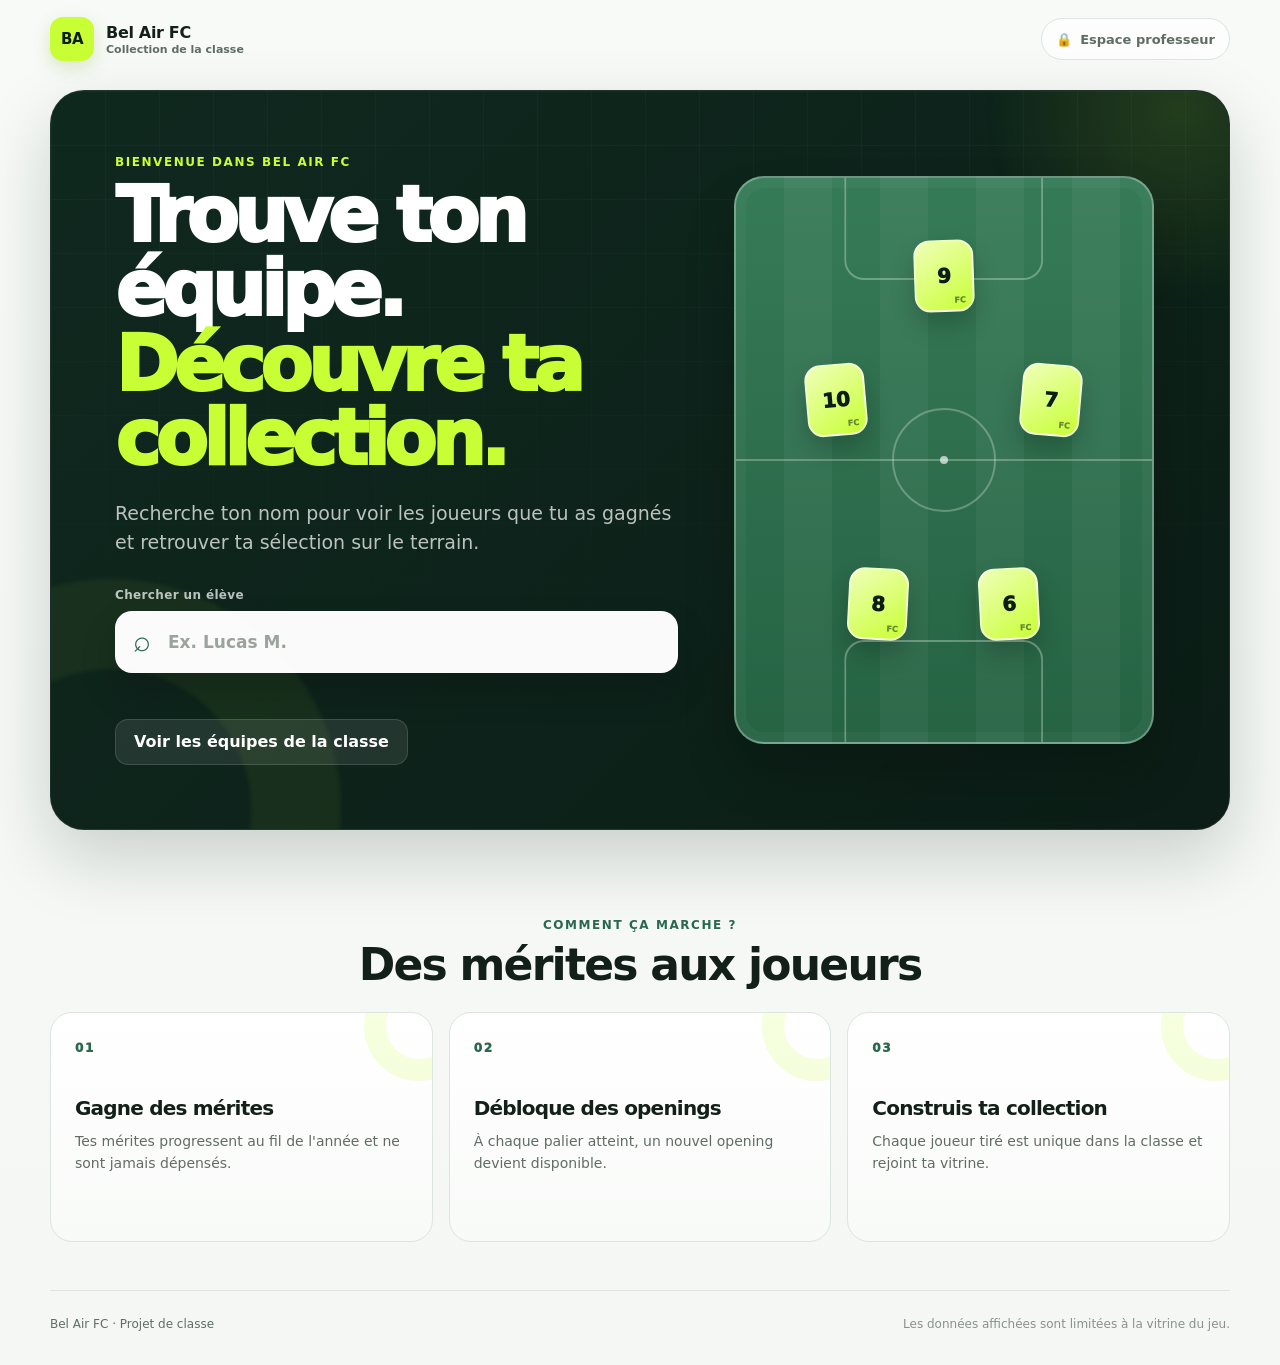
<file: index.html>
<!doctype html>
<html lang="fr">

<head>
  <meta charset="utf-8">

  <meta
    name="viewport"
    content="width=device-width, initial-scale=1"
  >

  <meta
    name="theme-color"
    content="#10241d"
  >

  <title>Bel Air FC — Trouve ton équipe</title>

  <meta
    name="description"
    content="Retrouve ta collection Bel Air FC, découvre ton équipe et consulte les vitrines de la classe."
  >

  <link
    rel="stylesheet"
    href="css/base.css?v=18"
  >

  <link
    rel="stylesheet"
    href="css/home.css?v=18"
  >

  <script
    src="js/config.js?v=18"
    defer
  ></script>

  <script
    src="js/mock-data.js?v=18"
    defer
  ></script>

  <script
    src="js/api.js?v=18"
    defer
  ></script>

  <script
    src="js/home.js?v=18"
    defer
  ></script>
</head>


<body class="page-home">


  <!-- =====================================================
       HEADER
       ===================================================== -->

  <header class="site-header">

    <a
      class="brand"
      href="index.html"
      aria-label="Bel Air FC — Accueil"
    >

      <span
        class="brand-mark"
        aria-hidden="true"
      >
        BA
      </span>


      <span class="brand-text">

        <strong>
          Bel Air FC
        </strong>

        <small>
          Collection de la classe
        </small>

      </span>

    </a>


    <a
      class="teacher-link"
      href="prof.html"
    >

      <span aria-hidden="true">
        🔒
      </span>

      Espace professeur

    </a>

  </header>


  <!-- =====================================================
       CONTENU
       ===================================================== -->

  <main>


    <!-- ===================================================
         HERO
         =================================================== -->

    <section
      class="hero"
      aria-labelledby="hero-title"
    >

      <div
        class="hero-decoration hero-decoration-left"
        aria-hidden="true"
      ></div>

      <div
        class="hero-decoration hero-decoration-right"
        aria-hidden="true"
      ></div>


      <div class="hero-content">


        <p class="eyebrow">
          Bienvenue dans Bel Air FC
        </p>


        <h1 id="hero-title">

          Trouve ton équipe.

          <span>
            Découvre ta collection.
          </span>

        </h1>


        <p class="hero-intro">
          Recherche ton nom pour voir les joueurs que tu as gagnés
          et retrouver ta sélection sur le terrain.
        </p>


        <!-- ===============================================
             RECHERCHE ÉLÈVE
             =============================================== -->

        <div
          class="student-search"
          id="student-search"
        >

          <label
            class="search-label"
            for="student-search-input"
          >
            Chercher un élève
          </label>


          <div class="search-box">

            <span
              class="search-icon"
              aria-hidden="true"
            >
              ⌕
            </span>


            <input
              id="student-search-input"
              class="search-input"
              type="search"
              placeholder="Ex. Lucas M."
              autocomplete="off"
              spellcheck="false"
              aria-controls="student-search-results"
              aria-expanded="false"
            >


            <button
              id="student-search-clear"
              class="search-clear"
              type="button"
              aria-label="Effacer la recherche"
              hidden
            >
              ×
            </button>

          </div>


          <div
            id="student-search-results"
            class="search-results"
            role="listbox"
            aria-label="Résultats de recherche"
            hidden
          ></div>


          <p
            id="student-search-status"
            class="search-status"
            aria-live="polite"
          ></p>

        </div>


        <!-- ===============================================
             ACTION
             =============================================== -->

        <div class="hero-actions">

          <button
            id="show-all-students"
            class="button button-secondary"
            type="button"
          >
            Voir les équipes de la classe
          </button>

        </div>


      </div>


      <!-- ===============================================
           MINI TERRAIN
           =============================================== -->

      <div
        class="mini-pitch"
        aria-hidden="true"
      >

        <div class="mini-pitch-circle"></div>

        <div class="mini-player mini-player-1">
          9
        </div>

        <div class="mini-player mini-player-2">
          10
        </div>

        <div class="mini-player mini-player-3">
          7
        </div>

        <div class="mini-player mini-player-4">
          8
        </div>

        <div class="mini-player mini-player-5">
          6
        </div>

      </div>

    </section>


    <!-- ===================================================
         VITRINES DE LA CLASSE
         =================================================== -->

    <section
      class="class-showcase"
      id="class-showcase"
      aria-labelledby="showcase-title"
      hidden
    >

      <div class="section-heading">

        <div>

          <p class="eyebrow">
            Les équipes
          </p>

          <h2 id="showcase-title">
            Vitrines de la classe
          </h2>

        </div>


        <button
          id="hide-all-students"
          class="text-button"
          type="button"
        >
          Fermer
        </button>

      </div>


      <div
        id="student-grid"
        class="student-grid"
      ></div>

    </section>


    <!-- ===================================================
         COMMENT ÇA MARCHE
         =================================================== -->

    <section
      class="how-it-works"
      aria-labelledby="how-title"
    >

      <div
        class="section-heading section-heading-centered"
      >

        <div>

          <p class="eyebrow">
            Comment ça marche ?
          </p>

          <h2 id="how-title">
            Des mérites aux joueurs
          </h2>

        </div>

      </div>


      <div class="steps-grid">


        <!-- ÉTAPE 1 -->

        <article class="step-card">

          <span class="step-number">
            01
          </span>

          <h3>
            Gagne des mérites
          </h3>

          <p>
            Tes mérites progressent au fil de l'année
            et ne sont jamais dépensés.
          </p>

        </article>


        <!-- ÉTAPE 2 -->

        <article class="step-card">

          <span class="step-number">
            02
          </span>

          <h3>
            Débloque des openings
          </h3>

          <p>
            À chaque palier atteint,
            un nouvel opening devient disponible.
          </p>

        </article>


        <!-- ÉTAPE 3 -->

        <article class="step-card">

          <span class="step-number">
            03
          </span>

          <h3>
            Construis ta collection
          </h3>

          <p>
            Chaque joueur tiré est unique dans la classe
            et rejoint ta vitrine.
          </p>

        </article>


      </div>

    </section>


  </main>


  <!-- =====================================================
       FOOTER
       ===================================================== -->

  <footer class="site-footer">

    <p>
      Bel Air FC · Projet de classe
    </p>

    <p class="footer-note">
      Les données affichées sont limitées à la vitrine du jeu.
    </p>

  </footer>


  <!-- =====================================================
       NOSCRIPT
       ===================================================== -->

  <noscript>

    <div class="noscript-message">
      JavaScript doit être activé pour utiliser Bel Air FC.
    </div>

  </noscript>


</body>

</html>
</file>
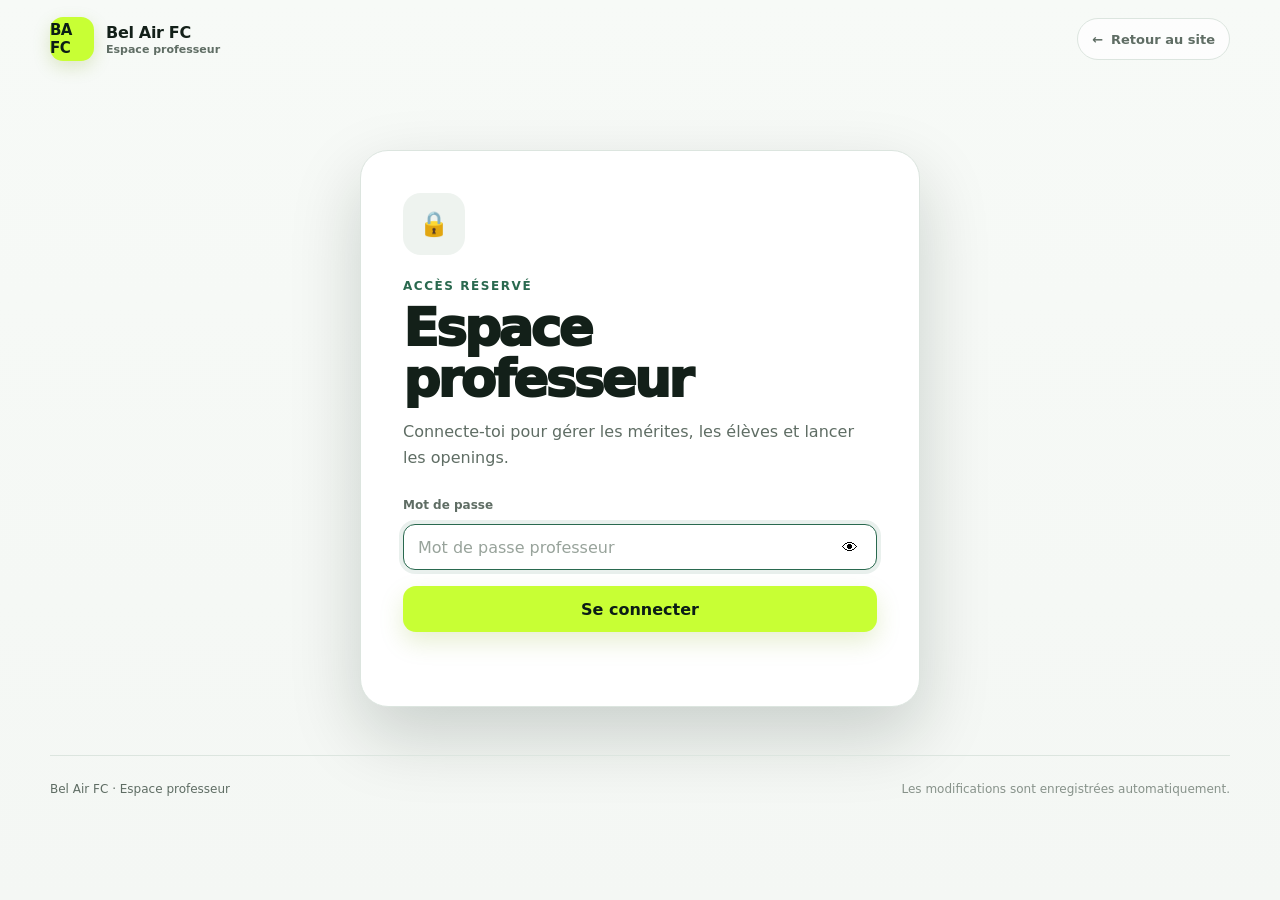
<file: prof.html>
<!doctype html>
<html lang="fr">
<head>
  <meta charset="utf-8">
  <meta name="viewport" content="width=device-width, initial-scale=1">
  <meta name="theme-color" content="#10241d">
  <title>Bel Air FC — Espace professeur</title>
  <meta name="description" content="Espace professeur de Bel Air FC : gestion des mérites, des openings et de la classe.">
  <link rel="stylesheet" href="css/base.css?v=19">
  <link rel="stylesheet" href="css/prof.css?v=19">
  <script src="js/config.js?v=19" defer></script>
  <script src="js/mock-data.js?v=19" defer></script>
  <script src="js/api.js?v=19" defer></script>
  <script src="js/prof.js?v=19" defer></script>
</head>
<body class="page-teacher">
  <header class="site-header">
    <a class="brand" href="index.html" aria-label="Bel Air FC — Accueil">
      <span class="brand-mark" aria-hidden="true">BA FC</span>
      <span class="brand-text"><strong>Bel Air FC</strong><small>Espace professeur</small></span>
    </a>
    <a class="teacher-link" href="index.html"><span aria-hidden="true">←</span> Retour au site</a>
  </header>
  <main>
    <section id="teacher-login-section" class="teacher-login-section">
      <div class="teacher-login-card">
        <div class="teacher-login-icon">🔒</div>
        <p class="eyebrow">Accès réservé</p>
        <h1>Espace professeur</h1>
        <p class="teacher-login-intro">Connecte-toi pour gérer les mérites, les élèves et lancer les openings.</p>
        <form id="teacher-login-form" class="teacher-login-form">
          <label for="teacher-password" class="teacher-form-label">Mot de passe</label>
          <div class="teacher-password-field">
            <input id="teacher-password" class="form-control" type="password" placeholder="Mot de passe professeur" autocomplete="current-password" required>
            <button id="toggle-teacher-password" class="password-toggle" type="button" aria-label="Afficher le mot de passe">👁</button>
          </div>
          <button id="teacher-login-button" class="button button-primary teacher-login-button" type="submit">Se connecter</button>
          <p id="teacher-login-error" class="teacher-login-error" aria-live="polite"></p>
        </form>
      </div>
    </section>
    <div id="teacher-dashboard" class="teacher-dashboard" hidden>
      <section class="teacher-dashboard-hero">
        <div>
          <p class="eyebrow">Tableau de bord</p>
          <h1>Gestion de la classe</h1>
          <p class="teacher-dashboard-intro">Mets à jour les mérites et lance les openings disponibles.</p>
        </div>
        <div class="teacher-dashboard-actions">
          <button id="teacher-refresh" class="button button-secondary" type="button">↻ Actualiser</button>
          <button id="teacher-logout" class="button button-secondary" type="button">Déconnexion</button>
        </div>
      </section>
      <section class="teacher-overview">
        <article class="teacher-overview-card">
          <span class="teacher-overview-label">Élèves</span>
          <strong id="teacher-stat-students">0</strong>
        </article>
        <article class="teacher-overview-card">
          <span class="teacher-overview-label">Joueurs attribués</span>
          <strong id="teacher-stat-assigned">0</strong>
        </article>
        <article class="teacher-overview-card">
          <span class="teacher-overview-label">Joueurs disponibles</span>
          <strong id="teacher-stat-available">0</strong>
        </article>
      </section>
      <section class="teacher-panel">
        <div class="section-heading">
          <div>
            <p class="eyebrow">Réglage</p>
            <h2>Mérites par opening</h2>
          </div>
        </div>
        <div class="threshold-setting">
          <div>
            <p class="threshold-setting-intro">Les mérites sont cumulés et ne descendent jamais. Ce nombre définit le palier nécessaire pour gagner un nouvel opening.</p>
          </div>
          <form id="threshold-form" class="threshold-form">
            <label for="teacher-threshold" class="visually-hidden">Mérites par opening</label>
            <input id="teacher-threshold" class="form-control" type="number" min="1" step="1" value="10">
            <button class="button button-primary" type="submit">Enregistrer</button>
          </form>
        </div>
      </section>
      <section class="teacher-panel">
        <div class="section-heading teacher-student-heading">
          <div>
            <p class="eyebrow">La classe</p>
            <h2>Élèves et mérites</h2>
          </div>
          <div class="teacher-student-tools">
            <label class="teacher-search" for="teacher-student-search">
              <span aria-hidden="true">⌕</span>
              <input id="teacher-student-search" type="search" placeholder="Chercher un élève..." autocomplete="off">
            </label>
            <button id="open-add-student" class="button button-secondary" type="button">+ Ajouter un élève</button>
          </div>
        </div>
        <div id="teacher-students-loading" class="loading" hidden>Chargement des élèves</div>
        <div id="teacher-students-empty" class="empty-state" hidden>Aucun élève à afficher.</div>
        <div id="teacher-students-list" class="teacher-students-list"></div>
      </section>
      <section class="teacher-panel teacher-info-panel">
        <div>
          <p class="eyebrow">Rappel</p>
          <h2>Fonctionnement des openings</h2>
        </div>
        <div class="teacher-info-grid">
          <article>
            <span>01</span>
            <strong>Saisis les mérites</strong>
            <p>Tu entres directement le total actuel de l'élève.</p>
          </article>
          <article>
            <span>02</span>
            <strong>Le site calcule</strong>
            <p>Le site détermine automatiquement combien d'openings sont disponibles.</p>
          </article>
          <article>
            <span>03</span>
            <strong>Lance le tirage</strong>
            <p>Si un opening est disponible, le bouton devient actif.</p>
          </article>
        </div>
      </section>
    </div>
  </main>
  <div id="add-student-modal" class="teacher-modal" hidden>
    <button id="add-student-backdrop" class="teacher-modal-backdrop" type="button" aria-label="Fermer"></button>
    <article class="teacher-modal-card" role="dialog" aria-modal="true" aria-labelledby="add-student-title">
      <button id="close-add-student" class="teacher-modal-close" type="button" aria-label="Fermer">×</button>
      <p class="eyebrow">Nouvelle entrée</p>
      <h2 id="add-student-title">Ajouter un élève</h2>
      <form id="add-student-form" class="add-student-form">
        <label for="new-student-name" class="teacher-form-label">Prénom et nom</label>
        <input id="new-student-name" class="form-control" type="text" placeholder="Ex. Lucas Martin" autocomplete="off" required>
        <button class="button button-primary" type="submit">Ajouter l'élève</button>
        <p id="add-student-error" class="teacher-form-error" aria-live="polite"></p>
      </form>
    </article>
  </div>
  <div id="opening-confirm-modal" class="teacher-modal" hidden>
    <button id="opening-confirm-backdrop" class="teacher-modal-backdrop" type="button" aria-label="Fermer"></button>
    <article class="teacher-modal-card" role="dialog" aria-modal="true" aria-labelledby="opening-confirm-title">
      <button id="opening-confirm-close" class="teacher-modal-close" type="button" aria-label="Fermer">×</button>
      <p class="eyebrow">Opening disponible</p>
      <h2 id="opening-confirm-title">Lancer le tirage ?</h2>
      <p id="opening-confirm-text" class="opening-confirm-text">Cet élève possède un opening disponible.</p>
      <div class="opening-confirm-actions">
        <button id="opening-confirm-cancel" class="button button-secondary" type="button">Annuler</button>
        <button id="opening-confirm-start" class="button button-primary" type="button">Lancer l'opening</button>
      </div>
    </article>
  </div>
  <div id="teacher-toast" class="teacher-toast" role="status" aria-live="polite"></div>
  <footer class="site-footer">
    <p>Bel Air FC · Espace professeur</p>
    <p class="footer-note">Les modifications sont enregistrées automatiquement.</p>
  </footer>
</body>
</html>
</file>
<file: css/base.css>
/* =========================================================
   FC CLASSE — BASE.CSS
   Styles communs à toutes les pages
   ========================================================= */

:root {
  --bg: #f4f7f4;
  --surface: #ffffff;
  --surface-soft: #eef3ef;
  --surface-strong: #e5ece7;

  --text: #132019;
  --text-soft: #5f6d64;
  --text-faint: #87928a;

  --line: #dce5df;

  --green-950: #0b1d16;
  --green-900: #10291f;
  --green-800: #17392c;
  --green-700: #20503d;
  --green-600: #2a694f;

  --accent: #c8ff34;
  --accent-soft: #ecffc0;
  --accent-dark: #587900;

  --warning: #ffcf4a;
  --danger: #db4b4b;
  --success: #2b9b69;

  --shadow-sm: 0 8px 20px rgba(15, 37, 27, 0.08);
  --shadow-md: 0 18px 45px rgba(15, 37, 27, 0.12);
  --shadow-lg: 0 28px 70px rgba(8, 27, 19, 0.18);

  --radius-sm: 10px;
  --radius-md: 16px;
  --radius-lg: 24px;
  --radius-xl: 34px;

  --container: 1180px;

  --transition-fast: 160ms ease;
  --transition: 240ms ease;
}

/* =========================================================
   RESET
   ========================================================= */

*,
*::before,
*::after {
  box-sizing: border-box;
}

html {
  scroll-behavior: smooth;
}

body {
  margin: 0;
  min-height: 100vh;
  font-family:
    Inter,
    ui-sans-serif,
    system-ui,
    -apple-system,
    BlinkMacSystemFont,
    "Segoe UI",
    sans-serif;
  color: var(--text);
  background:
    linear-gradient(180deg, #f7faf7 0%, var(--bg) 100%);
  text-rendering: optimizeLegibility;
  -webkit-font-smoothing: antialiased;
}

img,
svg {
  display: block;
  max-width: 100%;
}

button,
input,
select,
textarea {
  font: inherit;
}

button,
a {
  -webkit-tap-highlight-color: transparent;
}

button {
  border: 0;
}

a {
  color: inherit;
  text-decoration: none;
}

p,
h1,
h2,
h3,
h4 {
  margin-top: 0;
}

[hidden] {
  display: none !important;
}

/* =========================================================
   ACCESSIBILITÉ
   ========================================================= */

:focus-visible {
  outline: 3px solid rgba(200, 255, 52, 0.8);
  outline-offset: 3px;
}

::selection {
  color: var(--green-950);
  background: var(--accent);
}

/* =========================================================
   STRUCTURE GÉNÉRALE
   ========================================================= */

main {
  width: 100%;
}

.site-header,
.site-footer,
.hero,
.class-showcase,
.how-it-works {
  width: min(calc(100% - 32px), var(--container));
  margin-inline: auto;
}

.site-header {
  min-height: 78px;
  display: flex;
  align-items: center;
  justify-content: space-between;
  gap: 20px;
  padding-block: 16px;
}

.brand {
  display: inline-flex;
  align-items: center;
  gap: 12px;
  min-width: 0;
}

.brand-mark {
  width: 44px;
  height: 44px;
  display: grid;
  place-items: center;
  flex: 0 0 auto;
  border-radius: 13px;
  color: var(--green-950);
  background: var(--accent);
  font-size: 15px;
  font-weight: 900;
  letter-spacing: -0.04em;
  box-shadow: 0 6px 18px rgba(114, 155, 6, 0.2);
}

.brand-text {
  display: flex;
  flex-direction: column;
  min-width: 0;
}

.brand-text strong {
  font-size: 16px;
  font-weight: 850;
  letter-spacing: -0.02em;
}

.brand-text small {
  margin-top: 1px;
  color: var(--text-soft);
  font-size: 11px;
  font-weight: 650;
}

.teacher-link {
  display: inline-flex;
  align-items: center;
  justify-content: center;
  gap: 8px;
  min-height: 42px;
  padding: 0 14px;
  border: 1px solid var(--line);
  border-radius: 999px;
  color: var(--text-soft);
  background: rgba(255, 255, 255, 0.72);
  font-size: 13px;
  font-weight: 750;
  transition:
    transform var(--transition-fast),
    border-color var(--transition-fast),
    background var(--transition-fast),
    color var(--transition-fast);
}

.teacher-link:hover {
  transform: translateY(-1px);
  border-color: #c9d4cc;
  color: var(--text);
  background: var(--surface);
}

/* =========================================================
   TYPOGRAPHIE
   ========================================================= */

.eyebrow {
  margin-bottom: 10px;
  color: var(--green-600);
  font-size: 12px;
  font-weight: 850;
  letter-spacing: 0.13em;
  text-transform: uppercase;
}

h1,
h2,
h3 {
  letter-spacing: -0.04em;
}

h1 {
  font-size: clamp(42px, 7vw, 76px);
  line-height: 0.98;
}

h2 {
  font-size: clamp(28px, 4vw, 44px);
  line-height: 1.04;
}

h3 {
  font-size: 20px;
  line-height: 1.15;
}

/* =========================================================
   BOUTONS
   ========================================================= */

.button {
  min-height: 46px;
  display: inline-flex;
  align-items: center;
  justify-content: center;
  gap: 8px;
  padding: 0 18px;
  border-radius: 13px;
  cursor: pointer;
  font-weight: 800;
  transition:
    transform var(--transition-fast),
    box-shadow var(--transition-fast),
    background var(--transition-fast),
    border-color var(--transition-fast);
}

.button:hover {
  transform: translateY(-2px);
}

.button-primary {
  color: var(--green-950);
  background: var(--accent);
  box-shadow: 0 10px 24px rgba(121, 166, 0, 0.18);
}

.button-primary:hover {
  background: #d4ff59;
}

.button-secondary {
  color: var(--text);
  background: var(--surface);
  border: 1px solid var(--line);
  box-shadow: var(--shadow-sm);
}

.button-secondary:hover {
  border-color: #c7d2ca;
  box-shadow: var(--shadow-md);
}

.button-danger {
  color: #fff;
  background: var(--danger);
}

.text-button {
  padding: 8px 10px;
  cursor: pointer;
  color: var(--green-600);
  background: transparent;
  font-size: 13px;
  font-weight: 800;
}

.text-button:hover {
  color: var(--green-900);
}

/* =========================================================
   CARTES / BLOCS
   ========================================================= */

.card {
  border: 1px solid var(--line);
  border-radius: var(--radius-md);
  background: var(--surface);
  box-shadow: var(--shadow-sm);
}

.section-heading {
  display: flex;
  align-items: end;
  justify-content: space-between;
  gap: 24px;
  margin-bottom: 24px;
}

.section-heading h2 {
  margin-bottom: 0;
}

.section-heading-centered {
  justify-content: center;
  text-align: center;
}

/* =========================================================
   FORMULAIRES
   ========================================================= */

input,
select,
textarea {
  color: var(--text);
}

input::placeholder,
textarea::placeholder {
  color: #98a39b;
}

.form-control {
  width: 100%;
  min-height: 46px;
  padding: 0 14px;
  border: 1px solid var(--line);
  border-radius: 12px;
  color: var(--text);
  background: var(--surface);
  outline: none;
  transition:
    border-color var(--transition-fast),
    box-shadow var(--transition-fast);
}

.form-control:focus {
  border-color: var(--green-600);
  box-shadow: 0 0 0 4px rgba(42, 105, 79, 0.1);
}

/* =========================================================
   BADGES
   ========================================================= */

.badge {
  display: inline-flex;
  align-items: center;
  gap: 6px;
  padding: 6px 10px;
  border-radius: 999px;
  font-size: 11px;
  font-weight: 850;
}

.badge-accent {
  color: var(--accent-dark);
  background: var(--accent-soft);
}

.badge-dark {
  color: #fff;
  background: var(--green-900);
}

.badge-soft {
  color: var(--text-soft);
  background: var(--surface-soft);
}

/* =========================================================
   ÉTATS / MESSAGES
   ========================================================= */

.empty-state {
  padding: 34px 20px;
  border: 1px dashed #cbd6ce;
  border-radius: var(--radius-md);
  color: var(--text-soft);
  background: rgba(255, 255, 255, 0.5);
  text-align: center;
}

.loading {
  display: inline-flex;
  align-items: center;
  gap: 10px;
  color: var(--text-soft);
  font-size: 13px;
  font-weight: 700;
}

.loading::before {
  content: "";
  width: 16px;
  height: 16px;
  border: 2px solid #d1d9d3;
  border-top-color: var(--green-600);
  border-radius: 50%;
  animation: spin 700ms linear infinite;
}

@keyframes spin {
  to {
    transform: rotate(360deg);
  }
}

/* =========================================================
   FOOTER
   ========================================================= */

.site-footer {
  display: flex;
  align-items: center;
  justify-content: space-between;
  gap: 20px;
  margin-top: 48px;
  padding-block: 26px 34px;
  border-top: 1px solid var(--line);
  color: var(--text-soft);
  font-size: 12px;
}

.site-footer p {
  margin: 0;
}

.footer-note {
  color: var(--text-faint);
  text-align: right;
}

.noscript-message {
  position: fixed;
  inset: auto 16px 16px;
  z-index: 9999;
  max-width: 540px;
  margin-inline: auto;
  padding: 14px 16px;
  border-radius: 12px;
  color: #fff;
  background: var(--green-950);
  box-shadow: var(--shadow-lg);
  text-align: center;
  font-size: 13px;
  font-weight: 700;
}

/* =========================================================
   UTILITAIRES
   ========================================================= */

.muted {
  color: var(--text-soft);
}

.center {
  text-align: center;
}

.visually-hidden {
  position: absolute !important;
  width: 1px !important;
  height: 1px !important;
  padding: 0 !important;
  margin: -1px !important;
  overflow: hidden !important;
  clip: rect(0, 0, 0, 0) !important;
  white-space: nowrap !important;
  border: 0 !important;
}

/* =========================================================
   RESPONSIVE
   ========================================================= */

@media (max-width: 760px) {
  .site-header,
  .site-footer,
  .hero,
  .class-showcase,
  .how-it-works {
    width: min(calc(100% - 22px), var(--container));
  }

  .site-header {
    min-height: 68px;
    padding-block: 11px;
  }

  .brand-mark {
    width: 40px;
    height: 40px;
  }

  .brand-text small {
    display: none;
  }

  .teacher-link {
    min-height: 40px;
    padding-inline: 12px;
    font-size: 12px;
  }

  .section-heading {
    align-items: center;
  }

  .site-footer {
    flex-direction: column;
    align-items: flex-start;
  }

  .footer-note {
    text-align: left;
  }
}

@media (max-width: 480px) {
  .teacher-link {
    width: 42px;
    padding: 0;
    font-size: 0;
  }

  .teacher-link span {
    font-size: 15px;
  }

  .button {
    width: 100%;
  }
}

@media (prefers-reduced-motion: reduce) {
  html {
    scroll-behavior: auto;
  }

  *,
  *::before,
  *::after {
    animation-duration: 1ms !important;
    animation-iteration-count: 1 !important;
    transition-duration: 1ms !important;
  }
}
</file>
<file: css/home.css>
/* =========================================================
   FC CLASSE — HOME.CSS
   Page d'accueil publique
   ========================================================= */

.page-home {
  overflow-x: hidden;
}

/* =========================================================
   HERO
   ========================================================= */

.hero {
  position: relative;
  min-height: 610px;
  display: grid;
  grid-template-columns: minmax(0, 1.12fr) minmax(320px, 0.88fr);
  align-items: center;
  gap: 44px;
  margin-top: 12px;
  padding: clamp(34px, 5vw, 64px);
  overflow: hidden;
  border: 1px solid rgba(255, 255, 255, 0.08);
  border-radius: var(--radius-xl);
  color: #fff;
  background:
    linear-gradient(135deg, rgba(16, 41, 31, 0.96), rgba(11, 29, 22, 0.99)),
    var(--green-950);
  box-shadow: var(--shadow-lg);
}

.hero::before {
  content: "";
  position: absolute;
  inset: 0;
  pointer-events: none;
  background:
    linear-gradient(
      90deg,
      rgba(255, 255, 255, 0.035) 1px,
      transparent 1px
    ),
    linear-gradient(
      rgba(255, 255, 255, 0.035) 1px,
      transparent 1px
    );
  background-size: 54px 54px;
  mask-image: linear-gradient(to bottom, rgba(0, 0, 0, 0.8), transparent 92%);
}

.hero-content {
  position: relative;
  z-index: 2;
  max-width: 710px;
}

.hero .eyebrow {
  color: var(--accent);
}

.hero h1 {
  max-width: 760px;
  margin-bottom: 22px;
  font-weight: 950;
  letter-spacing: -0.065em;
}

.hero h1 span {
  display: block;
  color: var(--accent);
}

.hero-intro {
  max-width: 650px;
  margin-bottom: 30px;
  color: rgba(255, 255, 255, 0.72);
  font-size: clamp(16px, 2vw, 19px);
  line-height: 1.55;
}

/* =========================================================
   RECHERCHE ÉLÈVE
   ========================================================= */

.student-search {
  position: relative;
  max-width: 660px;
}

.search-label {
  display: block;
  margin-bottom: 9px;
  color: rgba(255, 255, 255, 0.72);
  font-size: 12px;
  font-weight: 800;
  letter-spacing: 0.03em;
}

.search-box {
  position: relative;
  display: flex;
  align-items: center;
  min-height: 62px;
  border: 1px solid rgba(255, 255, 255, 0.15);
  border-radius: 17px;
  background: rgba(255, 255, 255, 0.98);
  box-shadow: 0 18px 36px rgba(0, 0, 0, 0.16);
  transition:
    transform var(--transition-fast),
    border-color var(--transition-fast),
    box-shadow var(--transition-fast);
}

.search-box:focus-within {
  transform: translateY(-1px);
  border-color: rgba(200, 255, 52, 0.9);
  box-shadow:
    0 18px 38px rgba(0, 0, 0, 0.19),
    0 0 0 4px rgba(200, 255, 52, 0.15);
}

.search-icon {
  width: 52px;
  display: grid;
  place-items: center;
  flex: 0 0 auto;
  color: var(--green-600);
  font-size: 30px;
  line-height: 1;
  transform: translateY(-1px);
}

.search-input {
  width: 100%;
  min-width: 0;
  height: 60px;
  padding: 0 56px 0 0;
  border: 0;
  outline: 0;
  color: var(--text);
  background: transparent;
  font-size: 17px;
  font-weight: 720;
}

.search-input::placeholder {
  color: #9aa49d;
  font-weight: 600;
}

.search-clear {
  position: absolute;
  top: 50%;
  right: 12px;
  width: 36px;
  height: 36px;
  display: grid;
  place-items: center;
  padding: 0;
  border-radius: 50%;
  cursor: pointer;
  color: var(--text-soft);
  background: var(--surface-soft);
  font-size: 22px;
  transition:
    background var(--transition-fast),
    color var(--transition-fast);
  transform: translateY(-50%);
}

.search-clear:hover {
  color: var(--text);
  background: var(--surface-strong);
}

.search-results {
  position: absolute;
  top: calc(100% + 10px);
  left: 0;
  right: 0;
  z-index: 20;
  max-height: 350px;
  padding: 8px;
  overflow-y: auto;
  border: 1px solid rgba(19, 32, 25, 0.08);
  border-radius: 16px;
  background: rgba(255, 255, 255, 0.985);
  box-shadow: 0 22px 50px rgba(4, 18, 11, 0.24);
}

.search-result-item {
  width: 100%;
  display: flex;
  align-items: center;
  gap: 12px;
  padding: 11px 12px;
  border-radius: 11px;
  cursor: pointer;
  color: var(--text);
  background: transparent;
  text-align: left;
  transition:
    background var(--transition-fast),
    transform var(--transition-fast);
}

.search-result-item:hover,
.search-result-item.is-active {
  background: var(--surface-soft);
}

.search-result-item:hover {
  transform: translateX(2px);
}

.search-result-avatar {
  width: 42px;
  height: 42px;
  display: grid;
  place-items: center;
  flex: 0 0 auto;
  border-radius: 12px;
  color: var(--green-950);
  background:
    linear-gradient(145deg, var(--accent), #e1ff8c);
  font-size: 13px;
  font-weight: 950;
}

.search-result-main {
  min-width: 0;
  flex: 1;
}

.search-result-name {
  display: block;
  overflow: hidden;
  font-size: 14px;
  font-weight: 850;
  text-overflow: ellipsis;
  white-space: nowrap;
}

.search-result-meta {
  display: block;
  margin-top: 2px;
  color: var(--text-soft);
  font-size: 11px;
  font-weight: 650;
}

.search-result-arrow {
  color: var(--green-600);
  font-size: 17px;
  font-weight: 900;
}

.search-status {
  min-height: 20px;
  margin: 8px 0 0;
  color: rgba(255, 255, 255, 0.55);
  font-size: 11px;
  font-weight: 650;
}

.hero-actions {
  display: flex;
  gap: 10px;
  margin-top: 18px;
}

.hero .button-secondary {
  border-color: rgba(255, 255, 255, 0.13);
  color: #fff;
  background: rgba(255, 255, 255, 0.09);
  box-shadow: none;
  backdrop-filter: blur(12px);
}

.hero .button-secondary:hover {
  border-color: rgba(255, 255, 255, 0.23);
  background: rgba(255, 255, 255, 0.14);
}

/* =========================================================
   TERRAIN MINIATURE
   ========================================================= */

.mini-pitch {
  position: relative;
  z-index: 1;
  width: min(100%, 420px);
  aspect-ratio: 0.74;
  justify-self: center;
  overflow: hidden;
  border: 2px solid rgba(255, 255, 255, 0.32);
  border-radius: 30px;
  background:
    repeating-linear-gradient(
      90deg,
      rgba(255, 255, 255, 0.035) 0 48px,
      rgba(255, 255, 255, 0.075) 48px 96px
    ),
    linear-gradient(180deg, #2f7652, #1d5d3c);
  box-shadow:
    inset 0 0 0 10px rgba(255, 255, 255, 0.03),
    0 30px 50px rgba(0, 0, 0, 0.18);
  transform: rotate(2deg);
}

.mini-pitch::before,
.mini-pitch::after {
  content: "";
  position: absolute;
  left: 50%;
  border: 2px solid rgba(255, 255, 255, 0.3);
  transform: translateX(-50%);
}

.mini-pitch::before {
  top: 0;
  width: 48%;
  height: 18%;
  border-top: 0;
  border-radius: 0 0 20px 20px;
}

.mini-pitch::after {
  bottom: 0;
  width: 48%;
  height: 18%;
  border-bottom: 0;
  border-radius: 20px 20px 0 0;
}

.mini-pitch-circle {
  position: absolute;
  top: 50%;
  left: 50%;
  width: 104px;
  height: 104px;
  border: 2px solid rgba(255, 255, 255, 0.27);
  border-radius: 50%;
  transform: translate(-50%, -50%);
}

.mini-pitch-circle::before,
.mini-pitch-circle::after {
  content: "";
  position: absolute;
}

.mini-pitch-circle::before {
  top: 50%;
  left: -200%;
  width: 500%;
  height: 2px;
  background: rgba(255, 255, 255, 0.27);
  transform: translateY(-50%);
}

.mini-pitch-circle::after {
  top: 50%;
  left: 50%;
  width: 8px;
  height: 8px;
  border-radius: 50%;
  background: rgba(255, 255, 255, 0.65);
  transform: translate(-50%, -50%);
}

.mini-player {
  position: absolute;
  width: 60px;
  height: 72px;
  display: grid;
  place-items: center;
  border: 2px solid rgba(255, 255, 255, 0.65);
  border-radius: 16px;
  color: var(--green-950);
  background:
    linear-gradient(145deg, #efffb8, var(--accent));
  box-shadow: 0 13px 24px rgba(0, 0, 0, 0.2);
  font-size: 20px;
  font-weight: 950;
}

.mini-player::after {
  content: "FC";
  position: absolute;
  right: 7px;
  bottom: 5px;
  color: rgba(16, 41, 31, 0.55);
  font-size: 8px;
  font-weight: 950;
}

.mini-player-1 {
  top: 11%;
  left: 50%;
  transform: translateX(-50%) rotate(-2deg);
}

.mini-player-2 {
  top: 33%;
  left: 17%;
  transform: rotate(-5deg);
}

.mini-player-3 {
  top: 33%;
  right: 17%;
  transform: rotate(5deg);
}

.mini-player-4 {
  bottom: 18%;
  left: 27%;
  transform: rotate(3deg);
}

.mini-player-5 {
  right: 27%;
  bottom: 18%;
  transform: rotate(-3deg);
}

/* =========================================================
   DÉCOR HERO
   ========================================================= */

.hero-decoration {
  position: absolute;
  z-index: 0;
  border-radius: 50%;
  pointer-events: none;
  filter: blur(2px);
}

.hero-decoration-left {
  left: -170px;
  bottom: -210px;
  width: 460px;
  height: 460px;
  border: 90px solid rgba(200, 255, 52, 0.055);
}

.hero-decoration-right {
  top: -190px;
  right: -160px;
  width: 420px;
  height: 420px;
  background: radial-gradient(
    circle,
    rgba(200, 255, 52, 0.12) 0%,
    rgba(200, 255, 52, 0) 66%
  );
}

/* =========================================================
   VITRINES DE LA CLASSE
   ========================================================= */

.class-showcase {
  margin-top: 70px;
  scroll-margin-top: 20px;
}

.student-grid {
  display: grid;
  grid-template-columns: repeat(3, minmax(0, 1fr));
  gap: 16px;
}

.student-card {
  position: relative;
  min-height: 190px;
  display: flex;
  flex-direction: column;
  padding: 20px;
  overflow: hidden;
  border: 1px solid var(--line);
  border-radius: 20px;
  background: var(--surface);
  box-shadow: var(--shadow-sm);
  transition:
    transform var(--transition),
    border-color var(--transition),
    box-shadow var(--transition);
}

.student-card:hover {
  transform: translateY(-5px);
  border-color: #cbd7cf;
  box-shadow: var(--shadow-md);
}

.student-card::after {
  content: "";
  position: absolute;
  right: -24px;
  bottom: -36px;
  width: 120px;
  height: 120px;
  border: 22px solid rgba(42, 105, 79, 0.055);
  border-radius: 50%;
}

.student-card-top {
  display: flex;
  align-items: flex-start;
  justify-content: space-between;
  gap: 14px;
  margin-bottom: 26px;
}

.student-card-avatar {
  width: 52px;
  height: 52px;
  display: grid;
  place-items: center;
  border-radius: 15px;
  color: var(--green-950);
  background: var(--accent);
  font-size: 14px;
  font-weight: 950;
}

.student-card-count {
  color: var(--green-600);
  font-size: 12px;
  font-weight: 850;
}

.student-card-name {
  position: relative;
  z-index: 1;
  margin-bottom: 5px;
  font-size: 20px;
  font-weight: 900;
  letter-spacing: -0.035em;
}

.student-card-stats {
  position: relative;
  z-index: 1;
  margin-top: auto;
  display: flex;
  flex-wrap: wrap;
  gap: 7px;
}

.student-stat {
  padding: 6px 9px;
  border-radius: 999px;
  color: var(--text-soft);
  background: var(--surface-soft);
  font-size: 10px;
  font-weight: 800;
}

/* =========================================================
   COMMENT ÇA MARCHE
   ========================================================= */

.how-it-works {
  margin-top: 88px;
}

.steps-grid {
  display: grid;
  grid-template-columns: repeat(3, minmax(0, 1fr));
  gap: 16px;
}

.step-card {
  position: relative;
  min-height: 230px;
  padding: 24px;
  overflow: hidden;
  border: 1px solid var(--line);
  border-radius: 22px;
  background:
    linear-gradient(180deg, #ffffff, #f8faf8);
}

.step-number {
  display: inline-flex;
  margin-bottom: 42px;
  color: var(--green-600);
  font-size: 12px;
  font-weight: 950;
  letter-spacing: 0.14em;
}

.step-card h3 {
  margin-bottom: 10px;
  font-weight: 900;
}

.step-card p {
  max-width: 340px;
  margin-bottom: 0;
  color: var(--text-soft);
  font-size: 14px;
  line-height: 1.6;
}

.step-card::after {
  content: "";
  position: absolute;
  top: -42px;
  right: -42px;
  width: 110px;
  height: 110px;
  border: 22px solid rgba(200, 255, 52, 0.16);
  border-radius: 50%;
}

/* =========================================================
   ANIMATIONS
   ========================================================= */

@keyframes heroReveal {
  from {
    opacity: 0;
    transform: translateY(18px);
  }

  to {
    opacity: 1;
    transform: translateY(0);
  }
}

.hero-content {
  animation: heroReveal 520ms ease both;
}

.mini-pitch {
  animation: heroReveal 620ms 80ms ease both;
}

/* =========================================================
   RESPONSIVE
   ========================================================= */

@media (max-width: 980px) {
  .hero {
    min-height: auto;
    grid-template-columns: 1fr;
    gap: 34px;
  }

  .hero-content {
    max-width: none;
  }

  .mini-pitch {
    width: min(78vw, 390px);
  }

  .student-grid,
  .steps-grid {
    grid-template-columns: repeat(2, minmax(0, 1fr));
  }

  .steps-grid .step-card:last-child {
    grid-column: 1 / -1;
  }
}

@media (max-width: 700px) {
  .hero {
    margin-top: 6px;
    padding: 30px 20px 24px;
    border-radius: 24px;
  }

  .hero h1 {
    margin-bottom: 18px;
  }

  .hero-intro {
    margin-bottom: 24px;
    font-size: 15px;
  }

  .search-box {
    min-height: 58px;
  }

  .search-input {
    height: 56px;
    font-size: 16px;
  }

  .mini-pitch {
    width: min(88vw, 360px);
    border-radius: 24px;
  }

  .class-showcase,
  .how-it-works {
    margin-top: 58px;
  }

  .student-grid,
  .steps-grid {
    grid-template-columns: 1fr;
  }

  .steps-grid .step-card:last-child {
    grid-column: auto;
  }

  .step-card {
    min-height: 190px;
  }

  .step-number {
    margin-bottom: 28px;
  }
}

@media (max-width: 460px) {
  .hero {
    padding-inline: 16px;
  }

  .hero-actions {
    display: block;
  }

  .hero .button-secondary {
    width: 100%;
  }

  .search-result-item {
    padding-inline: 9px;
  }

  .mini-player {
    width: 50px;
    height: 62px;
    border-radius: 14px;
    font-size: 17px;
  }

  .section-heading {
    gap: 12px;
  }
}

@media (prefers-reduced-motion: reduce) {
  .hero-content,
  .mini-pitch {
    animation: none;
  }
}
</file>
<file: css/prof.css>
/* =========================================================
   FC CLASSE — PROF.CSS
   Espace professeur
   ========================================================= */

.page-teacher {
  overflow-x: hidden;
}


/* =========================================================
   CONNEXION
   ========================================================= */

.teacher-login-section {
  width: min(calc(100% - 32px), 560px);
  margin: 72px auto 0;
}

.teacher-login-card {
  padding: clamp(28px, 5vw, 42px);
  border: 1px solid var(--line);
  border-radius: 28px;
  background: var(--surface);
  box-shadow: var(--shadow-lg);
}

.teacher-login-icon {
  width: 62px;
  height: 62px;
  display: grid;
  place-items: center;
  margin-bottom: 24px;
  border-radius: 18px;
  background: var(--surface-soft);
  font-size: 24px;
}

.teacher-login-card h1 {
  margin-bottom: 14px;
  font-size: clamp(34px, 6vw, 52px);
  font-weight: 950;
  letter-spacing: -0.055em;
}

.teacher-login-intro {
  margin-bottom: 28px;
  color: var(--text-soft);
  line-height: 1.6;
}

.teacher-login-form {
  display: grid;
  gap: 12px;
}

.teacher-form-label {
  color: var(--text-soft);
  font-size: 12px;
  font-weight: 800;
}

.teacher-password-field {
  position: relative;
}

.teacher-password-field .form-control {
  padding-right: 54px;
}

.password-toggle {
  position: absolute;
  top: 50%;
  right: 8px;
  width: 38px;
  height: 38px;
  display: grid;
  place-items: center;
  border-radius: 10px;
  cursor: pointer;
  background: transparent;
  transform: translateY(-50%);
}

.password-toggle:hover {
  background: var(--surface-soft);
}

.teacher-login-button {
  margin-top: 4px;
}

.teacher-login-error,
.teacher-form-error {
  min-height: 20px;
  margin: 0;
  color: var(--danger);
  font-size: 12px;
  font-weight: 700;
}

.teacher-login-note {
  margin: 22px 0 0;
  padding: 12px 14px;
  border-radius: 12px;
  color: var(--text-soft);
  background: var(--surface-soft);
  font-size: 11px;
  line-height: 1.5;
}


/* =========================================================
   DASHBOARD
   ========================================================= */

.teacher-dashboard {
  width: min(calc(100% - 32px), var(--container));
  margin-inline: auto;
}

.teacher-dashboard-hero {
  display: flex;
  align-items: flex-end;
  justify-content: space-between;
  gap: 24px;
  margin-top: 12px;
  padding: clamp(28px, 4vw, 38px);
  border-radius: 28px;
  color: #fff;
  background:
    linear-gradient(
      135deg,
      rgba(16, 41, 31, 0.98),
      rgba(8, 27, 20, 0.99)
    );
  box-shadow: var(--shadow-lg);
}

.teacher-dashboard-hero .eyebrow {
  color: var(--accent);
}

.teacher-dashboard-hero h1 {
  margin-bottom: 12px;
  font-size: clamp(38px, 6vw, 64px);
  font-weight: 950;
  letter-spacing: -0.06em;
}

.teacher-dashboard-intro {
  max-width: 620px;
  margin: 0;
  color: rgba(255, 255, 255, 0.65);
  font-size: 14px;
  line-height: 1.55;
}

.teacher-dashboard-actions {
  display: flex;
  flex-wrap: wrap;
  gap: 10px;
}

.teacher-dashboard-hero .button-secondary {
  border-color: rgba(255, 255, 255, 0.14);
  color: #fff;
  background: rgba(255, 255, 255, 0.08);
  box-shadow: none;
}

.teacher-dashboard-hero .button-secondary:hover {
  background: rgba(255, 255, 255, 0.14);
}


/* =========================================================
   STATS
   ========================================================= */

.teacher-overview {
  display: grid;
  grid-template-columns: repeat(4, minmax(0, 1fr));
  gap: 14px;
  margin-top: 22px;
}

.teacher-overview-card {
  padding: 20px;
  border: 1px solid var(--line);
  border-radius: 20px;
  background: var(--surface);
  box-shadow: var(--shadow-sm);
}

.teacher-overview-label {
  display: block;
  margin-bottom: 12px;
  color: var(--text-soft);
  font-size: 10px;
  font-weight: 850;
  letter-spacing: 0.05em;
  text-transform: uppercase;
}

.teacher-overview-card strong {
  display: block;
  font-size: 34px;
  font-weight: 950;
  letter-spacing: -0.05em;
}


/* =========================================================
   PANELS
   ========================================================= */

.teacher-panel {
  margin-top: 26px;
  padding: clamp(22px, 3vw, 30px);
  border: 1px solid var(--line);
  border-radius: 24px;
  background: var(--surface);
  box-shadow: var(--shadow-sm);
}

.teacher-panel h2 {
  margin-bottom: 0;
  font-weight: 950;
}


/* =========================================================
   SEUIL MÉRITES
   ========================================================= */

.threshold-setting {
  display: grid;
  grid-template-columns: minmax(0, 1fr) auto;
  align-items: center;
  gap: 28px;
}

.threshold-setting-intro {
  max-width: 680px;
  margin: 0;
  color: var(--text-soft);
  font-size: 13px;
  line-height: 1.6;
}

.threshold-form {
  display: flex;
  align-items: center;
  gap: 10px;
}

.threshold-form .form-control {
  width: 100px;
  text-align: center;
  font-weight: 900;
}


/* =========================================================
   OUTILS LISTE ÉLÈVES
   ========================================================= */

.teacher-student-heading {
  align-items: flex-end;
}

.teacher-student-tools {
  display: flex;
  flex-wrap: wrap;
  align-items: center;
  justify-content: flex-end;
  gap: 10px;
}

.teacher-search {
  min-height: 44px;
  display: flex;
  align-items: center;
  gap: 8px;
  padding: 0 12px;
  border: 1px solid var(--line);
  border-radius: 12px;
  background: var(--surface-soft);
}

.teacher-search span {
  color: var(--green-600);
  font-size: 20px;
}

.teacher-search input {
  width: 220px;
  border: 0;
  outline: 0;
  color: var(--text);
  background: transparent;
  font-size: 13px;
  font-weight: 650;
}


/* =========================================================
   LISTE ÉLÈVES
   ========================================================= */

.teacher-students-list {
  display: grid;
  gap: 10px;
}

.teacher-student-row {
  display: grid;
  grid-template-columns:
    minmax(180px, 1.3fr)
    150px
    160px
    auto;
  align-items: center;
  gap: 14px;
  padding: 14px;
  border: 1px solid var(--line);
  border-radius: 18px;
  background: #fbfcfb;
  transition:
    border-color var(--transition-fast),
    background var(--transition-fast),
    transform var(--transition-fast);
}

.teacher-student-row:hover {
  transform: translateY(-1px);
  border-color: #cbd6ce;
  background: #fff;
}

.teacher-student-main {
  display: flex;
  align-items: center;
  gap: 12px;
  min-width: 0;
}

.teacher-student-avatar {
  width: 44px;
  height: 44px;
  display: grid;
  place-items: center;
  flex: 0 0 auto;
  border-radius: 13px;
  color: var(--green-950);
  background: var(--accent);
  font-size: 12px;
  font-weight: 950;
}

.teacher-student-name {
  min-width: 0;
}

.teacher-student-name strong {
  display: block;
  overflow: hidden;
  font-size: 14px;
  font-weight: 900;
  text-overflow: ellipsis;
  white-space: nowrap;
}

.teacher-student-name span {
  display: block;
  margin-top: 3px;
  color: var(--text-soft);
  font-size: 10px;
  font-weight: 650;
}

.teacher-merits-field {
  display: flex;
  align-items: center;
  gap: 8px;
}

.teacher-merits-field input {
  width: 86px;
  min-height: 42px;
  padding: 0 10px;
  border: 1px solid var(--line);
  border-radius: 11px;
  outline: 0;
  background: #fff;
  text-align: center;
  font-weight: 900;
}

.teacher-merits-field input:focus {
  border-color: var(--green-600);
  box-shadow: 0 0 0 3px rgba(42, 105, 79, 0.1);
}

.teacher-save-merits {
  min-height: 42px;
  padding-inline: 12px;
}

.teacher-opening-status {
  min-width: 0;
}

.teacher-opening-status strong {
  display: block;
  margin-bottom: 4px;
  font-size: 13px;
  font-weight: 900;
}

.teacher-opening-status span {
  display: block;
  color: var(--text-soft);
  font-size: 10px;
  line-height: 1.4;
}

.teacher-opening-status.has-opening strong {
  color: var(--accent-dark);
}

.teacher-student-actions {
  display: flex;
  align-items: center;
  justify-content: flex-end;
  gap: 7px;
}

.teacher-open-button {
  min-height: 42px;
  white-space: nowrap;
}

.teacher-open-button:disabled {
  cursor: not-allowed;
  color: var(--text-faint);
  background: var(--surface-soft);
  box-shadow: none;
  transform: none;
}

.teacher-view-button,
.teacher-archive-button {
  width: 42px;
  min-width: 42px;
  padding: 0;
}

.teacher-archive-button {
  color: var(--danger);
}


/* =========================================================
   INFO PANEL
   ========================================================= */

.teacher-info-panel {
  background:
    linear-gradient(
      145deg,
      #f9fbf9,
      #f1f6f2
    );
}

.teacher-info-grid {
  display: grid;
  grid-template-columns: repeat(3, 1fr);
  gap: 12px;
  margin-top: 24px;
}

.teacher-info-grid article {
  padding: 18px;
  border-radius: 16px;
  background: #fff;
}

.teacher-info-grid article > span {
  display: block;
  margin-bottom: 24px;
  color: var(--green-600);
  font-size: 10px;
  font-weight: 950;
  letter-spacing: 0.12em;
}

.teacher-info-grid strong {
  display: block;
  margin-bottom: 8px;
  font-size: 15px;
  font-weight: 900;
}

.teacher-info-grid p {
  margin: 0;
  color: var(--text-soft);
  font-size: 12px;
  line-height: 1.55;
}


/* =========================================================
   MODALES
   ========================================================= */

.teacher-modal {
  position: fixed;
  inset: 0;
  z-index: 1000;
  display: grid;
  place-items: center;
  padding: 18px;
}

.teacher-modal-backdrop {
  position: absolute;
  inset: 0;
  cursor: pointer;
  background: rgba(5, 17, 12, 0.72);
  backdrop-filter: blur(7px);
}

.teacher-modal-card {
  position: relative;
  z-index: 2;
  width: min(100%, 500px);
  padding: 30px;
  border-radius: 24px;
  background: var(--surface);
  box-shadow: 0 40px 100px rgba(0, 0, 0, 0.32);
}

.teacher-modal-card h2 {
  margin-bottom: 20px;
  font-weight: 950;
}

.teacher-modal-close {
  position: absolute;
  top: 13px;
  right: 13px;
  width: 38px;
  height: 38px;
  display: grid;
  place-items: center;
  border-radius: 50%;
  cursor: pointer;
  color: var(--text);
  background: var(--surface-soft);
  font-size: 22px;
}

.add-student-form {
  display: grid;
  gap: 12px;
}

.opening-confirm-text {
  margin-bottom: 22px;
  color: var(--text-soft);
  line-height: 1.6;
}

.opening-confirm-actions {
  display: flex;
  justify-content: flex-end;
  gap: 10px;
}


/* =========================================================
   TOAST
   ========================================================= */

.teacher-toast {
  position: fixed;
  right: 20px;
  bottom: 20px;
  z-index: 1200;
  max-width: 360px;
  padding: 12px 16px;
  border-radius: 13px;
  color: #fff;
  background: var(--green-950);
  box-shadow: var(--shadow-lg);
  font-size: 12px;
  font-weight: 750;
  opacity: 0;
  pointer-events: none;
  transform: translateY(10px);
  transition:
    opacity var(--transition),
    transform var(--transition);
}

.teacher-toast.show {
  opacity: 1;
  transform: translateY(0);
}


/* =========================================================
   RESPONSIVE
   ========================================================= */

@media (max-width: 980px) {
  .teacher-overview {
    grid-template-columns: repeat(2, 1fr);
  }

  .teacher-student-row {
    grid-template-columns: 1fr 145px;
  }

  .teacher-opening-status {
    order: 3;
  }

  .teacher-student-actions {
    order: 4;
  }
}

@media (max-width: 760px) {
  .teacher-dashboard {
    width: min(calc(100% - 22px), var(--container));
  }

  .teacher-dashboard-hero {
    align-items: flex-start;
    flex-direction: column;
    padding: 24px 18px;
  }

  .teacher-dashboard-actions {
    width: 100%;
  }

  .teacher-dashboard-actions .button {
    flex: 1;
  }

  .teacher-panel {
    padding: 20px 16px;
  }

  .threshold-setting {
    grid-template-columns: 1fr;
  }

  .threshold-form {
    align-items: stretch;
  }

  .threshold-form .form-control {
    flex: 1;
    width: auto;
  }

  .teacher-student-heading {
    align-items: stretch;
    flex-direction: column;
  }

  .teacher-student-tools {
    justify-content: stretch;
  }

  .teacher-search {
    flex: 1;
  }

  .teacher-search input {
    width: 100%;
  }

  .teacher-student-row {
    grid-template-columns: 1fr;
    gap: 12px;
  }

  .teacher-merits-field {
    justify-content: space-between;
  }

  .teacher-merits-field input {
    flex: 1;
  }

  .teacher-opening-status {
    order: initial;
  }

  .teacher-student-actions {
    order: initial;
    justify-content: flex-start;
    flex-wrap: wrap;
  }

  .teacher-open-button {
    flex: 1;
  }

  .teacher-info-grid {
    grid-template-columns: 1fr;
  }
}

@media (max-width: 520px) {
  .teacher-login-section {
    width: min(calc(100% - 22px), 560px);
    margin-top: 42px;
  }

  .teacher-login-card {
    padding: 24px 18px;
  }

  .teacher-overview {
    grid-template-columns: 1fr 1fr;
    gap: 9px;
  }

  .teacher-overview-card {
    padding: 15px;
  }

  .teacher-overview-card strong {
    font-size: 28px;
  }

  .threshold-form {
    flex-direction: column;
  }

  .teacher-student-tools {
    flex-direction: column;
  }

  .teacher-search,
  .teacher-student-tools .button {
    width: 100%;
  }

  .teacher-modal-card {
    padding: 26px 18px;
  }

  .opening-confirm-actions {
    flex-direction: column-reverse;
  }

  .opening-confirm-actions .button {
    width: 100%;
  }
}
</file>
